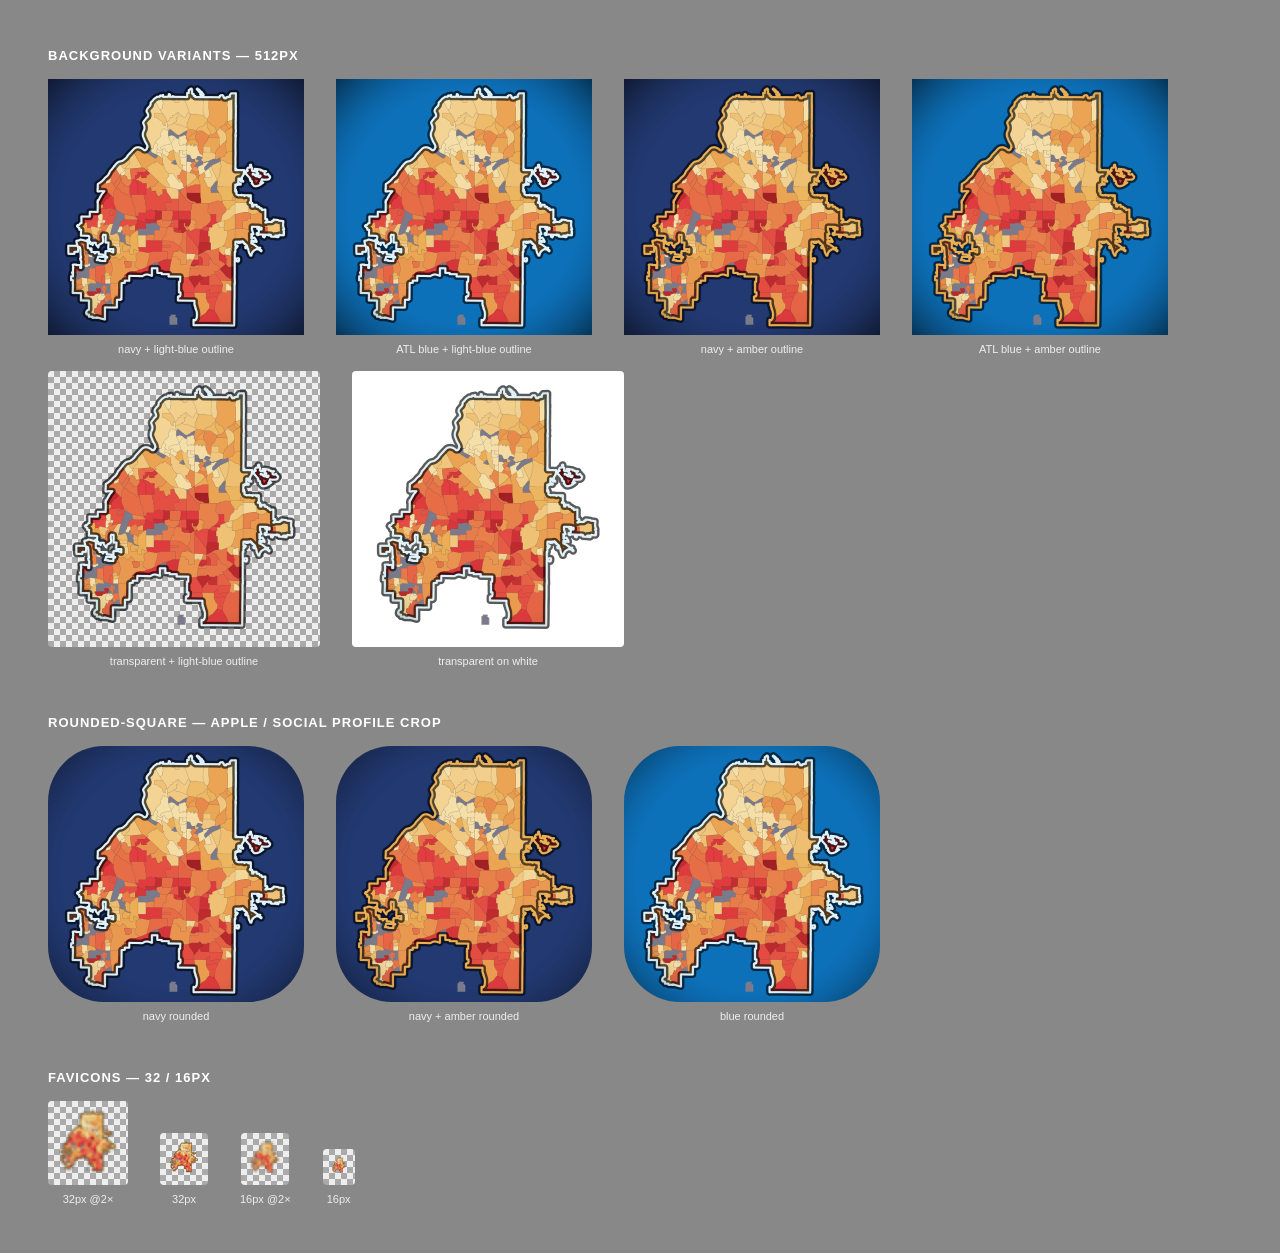
<file: web/frontend/icon-preview.html>
<!DOCTYPE html>
<html lang="en">
<head>
  <meta charset="UTF-8">
  <title>Icon Preview</title>
  <style>
    body { background: #888; font-family: sans-serif; padding: 40px; display: flex; flex-direction: column; gap: 48px; }
    section { display: flex; flex-direction: column; gap: 16px; }
    h2 { color: #fff; margin: 0; font-size: 13px; text-transform: uppercase; letter-spacing: 1px; }
    .row { display: flex; align-items: flex-end; gap: 32px; flex-wrap: wrap; }
    .swatch { display: flex; flex-direction: column; align-items: center; gap: 8px; }
    .swatch span { color: #eee; font-size: 11px; }
    /* Show transparency by checkerboard */
    .checker { background-image:
      linear-gradient(45deg, #aaa 25%, transparent 25%),
      linear-gradient(-45deg, #aaa 25%, transparent 25%),
      linear-gradient(45deg, transparent 75%, #aaa 75%),
      linear-gradient(-45deg, transparent 75%, #aaa 75%);
      background-size: 12px 12px;
      background-position: 0 0, 0 6px, 6px -6px, -6px 0px;
      background-color: #eee;
      padding: 8px;
      border-radius: 4px;
    }
    .on-white { background: #fff; padding: 8px; border-radius: 4px; }
    .on-dark  { background: #111; padding: 8px; border-radius: 4px; }
  </style>
</head>
<body>

  <section>
    <h2>Background variants — 512px</h2>
    <div class="row">
      <div class="swatch"><img src="icons/icon-512-on-navy.png" width="256" height="256"><span>navy + light-blue outline</span></div>
      <div class="swatch"><img src="icons/icon-512-on-blue.png" width="256" height="256"><span>ATL blue + light-blue outline</span></div>
      <div class="swatch"><img src="icons/icon-512-on-navy-amb.png" width="256" height="256"><span>navy + amber outline</span></div>
      <div class="swatch"><img src="icons/icon-512-on-blue-amb.png" width="256" height="256"><span>ATL blue + amber outline</span></div>
    </div>
    <div class="row">
      <div class="swatch"><div class="checker"><img src="icons/icon-512-transparent.png" width="256" height="256"></div><span>transparent + light-blue outline</span></div>
      <div class="swatch"><div class="on-white"><img src="icons/icon-512-transparent.png" width="256" height="256"></div><span>transparent on white</span></div>
    </div>
  </section>

  <section>
    <h2>Rounded-square — Apple / social profile crop</h2>
    <div class="row">
      <div class="swatch">
        <div style="padding:0; overflow:hidden; width:256px; height:256px; border-radius:56px;">
          <img src="icons/icon-512-on-navy.png" width="256" height="256">
        </div><span>navy rounded</span>
      </div>
      <div class="swatch">
        <div style="padding:0; overflow:hidden; width:256px; height:256px; border-radius:56px;">
          <img src="icons/icon-512-on-navy-amb.png" width="256" height="256">
        </div><span>navy + amber rounded</span>
      </div>
      <div class="swatch">
        <div style="padding:0; overflow:hidden; width:256px; height:256px; border-radius:56px;">
          <img src="icons/icon-512-on-blue.png" width="256" height="256">
        </div><span>blue rounded</span>
      </div>
    </div>
  </section>

  <section>
    <h2>Favicons — 32 / 16px</h2>
    <div class="row">
      <div class="swatch"><div class="checker"><img src="icons/favicon-32.png" width="64" height="64"></div><span>32px @2×</span></div>
      <div class="swatch"><div class="checker"><img src="icons/favicon-32.png" width="32" height="32"></div><span>32px</span></div>
      <div class="swatch"><div class="checker"><img src="icons/favicon-16.png" width="32" height="32"></div><span>16px @2×</span></div>
      <div class="swatch"><div class="checker"><img src="icons/favicon-16.png" width="16" height="16"></div><span>16px</span></div>
    </div>
  </section>

</body>
</html>
</file>
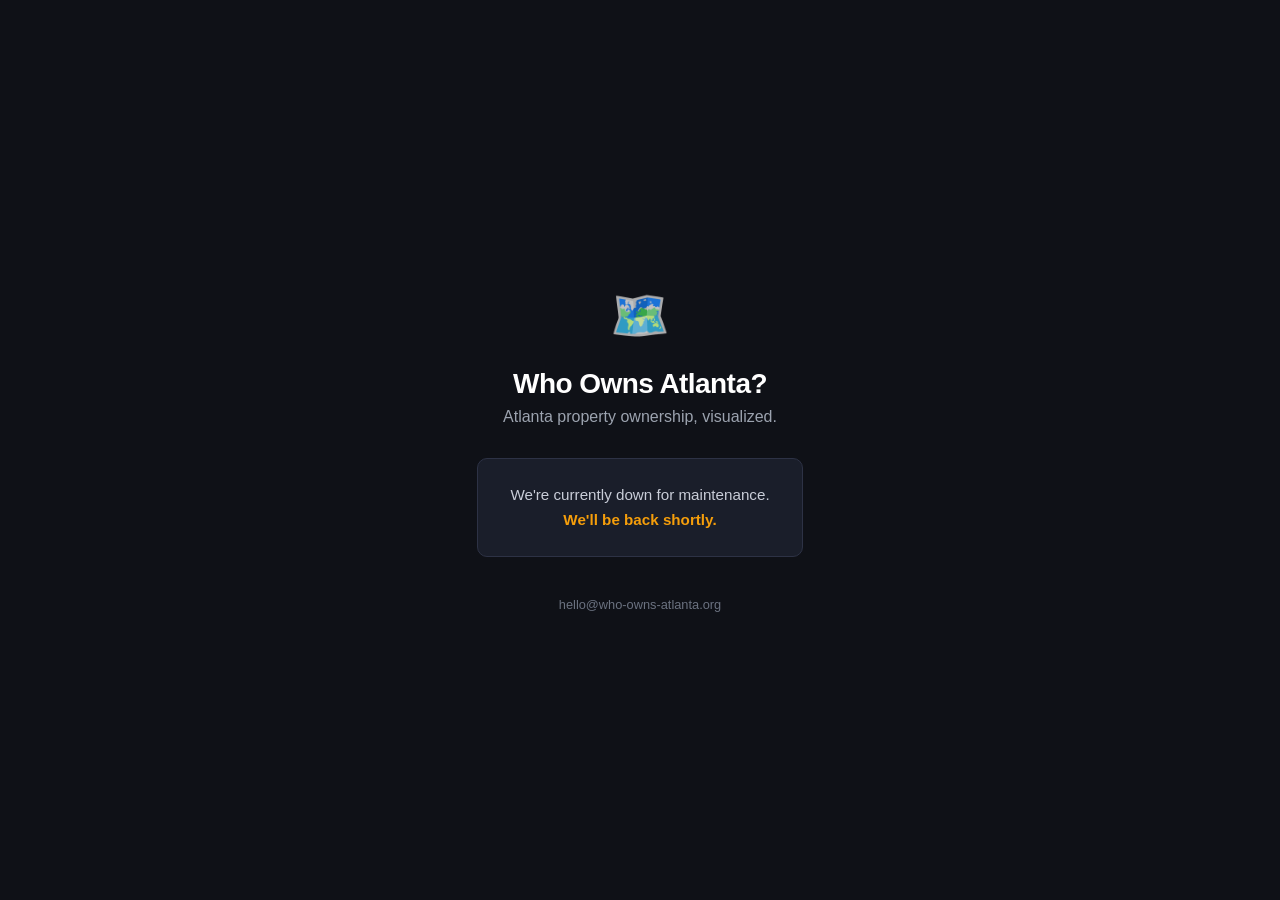
<file: web/frontend/maintenance.html>
<!DOCTYPE html>
<html lang="en">
<head>
  <meta charset="UTF-8">
  <meta name="viewport" content="width=device-width, initial-scale=1.0">
  <title>Who Owns Atlanta? — Under Maintenance</title>
  <style>
    *, *::before, *::after { box-sizing: border-box; margin: 0; padding: 0; }

    body {
      font-family: -apple-system, BlinkMacSystemFont, "Segoe UI", Roboto, sans-serif;
      background: #0f1117;
      color: #e8e8e8;
      min-height: 100vh;
      display: flex;
      flex-direction: column;
      align-items: center;
      justify-content: center;
      padding: 2rem;
    }

    .container {
      max-width: 520px;
      text-align: center;
    }

    .icon {
      font-size: 3rem;
      margin-bottom: 1.5rem;
      opacity: 0.85;
    }

    h1 {
      font-size: 1.75rem;
      font-weight: 700;
      letter-spacing: -0.02em;
      color: #ffffff;
      margin-bottom: 0.5rem;
    }

    .subtitle {
      font-size: 1rem;
      color: #9ca3af;
      margin-bottom: 2rem;
    }

    .message {
      background: #1a1e2a;
      border: 1px solid #2d3245;
      border-radius: 10px;
      padding: 1.5rem 2rem;
      font-size: 0.95rem;
      line-height: 1.6;
      color: #c9cdd8;
    }

    .message strong {
      color: #f59e0b;
    }

    footer {
      margin-top: 2.5rem;
      font-size: 0.8rem;
      color: #4b5563;
    }

    footer a {
      color: #6b7280;
      text-decoration: none;
    }

    footer a:hover {
      color: #9ca3af;
    }
  </style>
</head>
<body>
  <div class="container">
    <div class="icon">🗺️</div>
    <h1>Who Owns Atlanta?</h1>
    <p class="subtitle">Atlanta property ownership, visualized.</p>

    <div class="message">
      We're currently down for maintenance.<br>
      <strong>We'll be back shortly.</strong>
    </div>

    <footer>
      <a href="mailto:hello@who-owns-atlanta.org">hello@who-owns-atlanta.org</a>
    </footer>
  </div>
</body>
</html>
</file>
